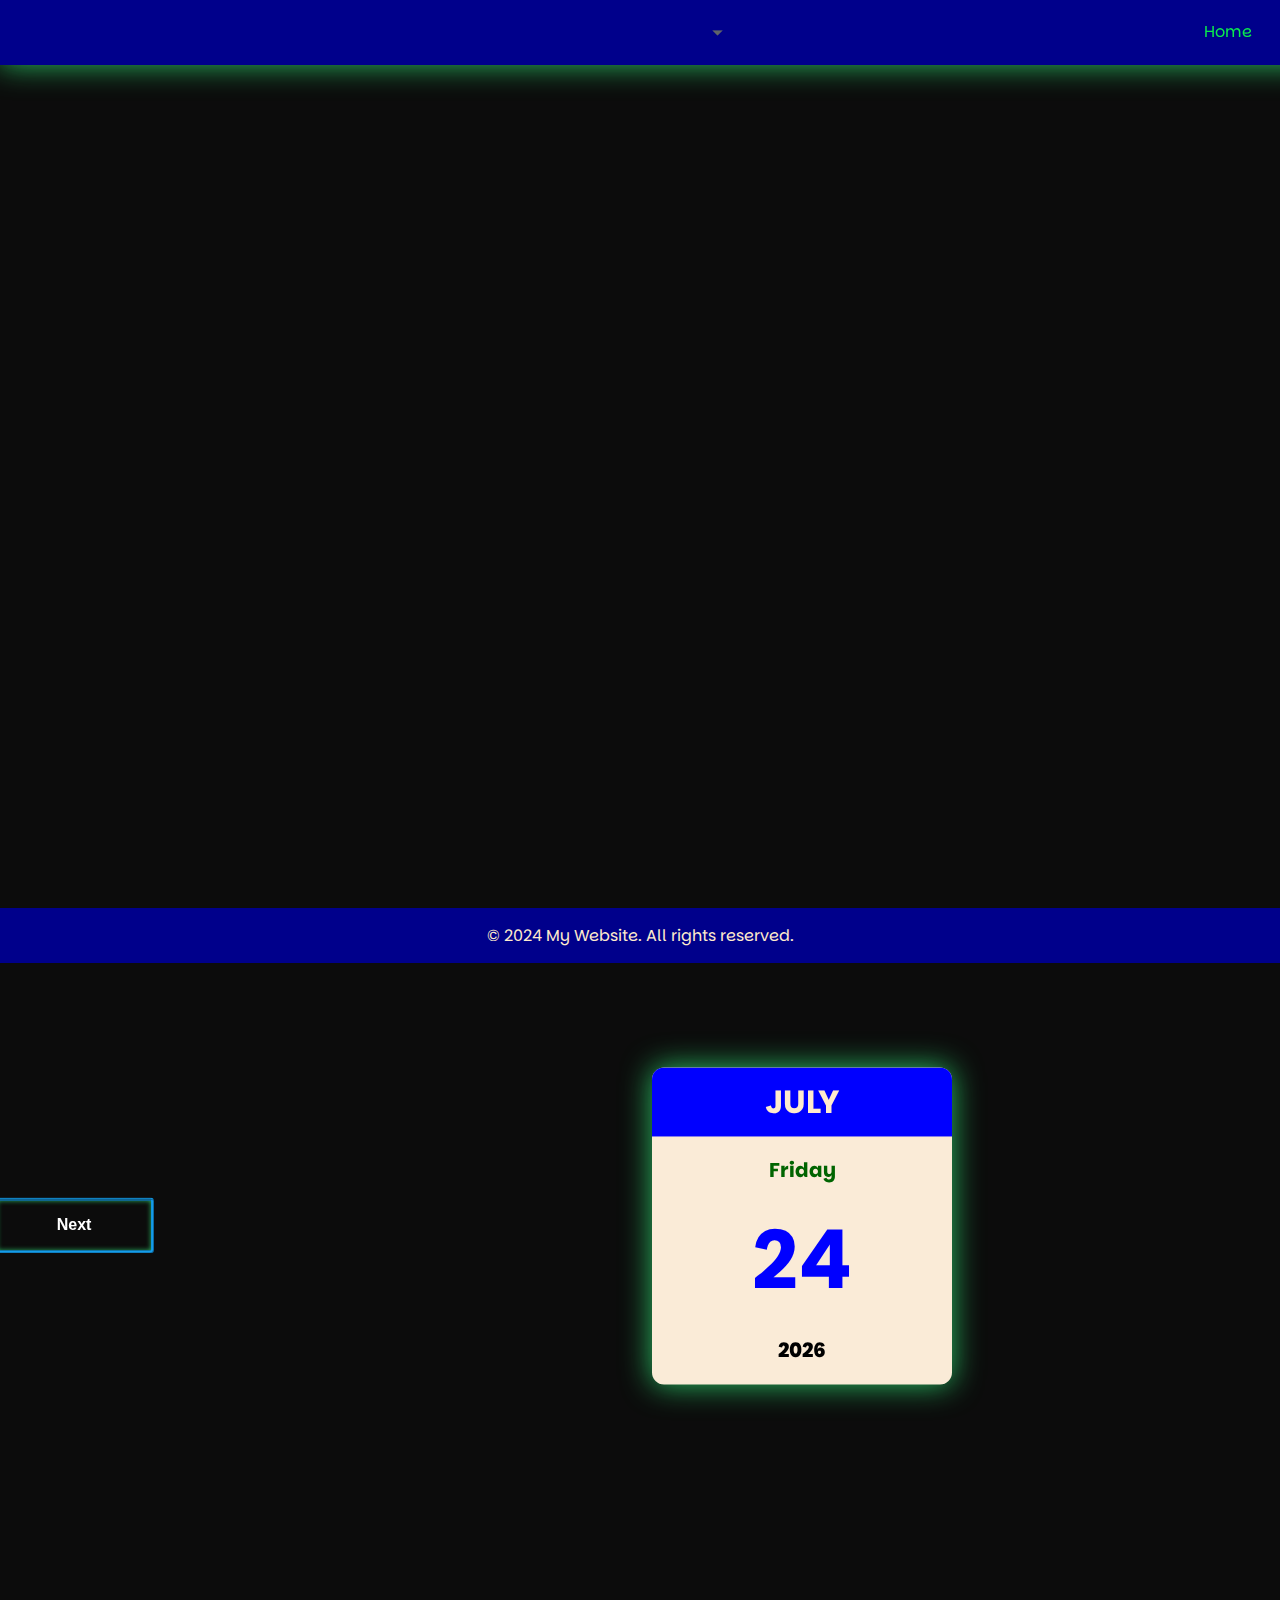
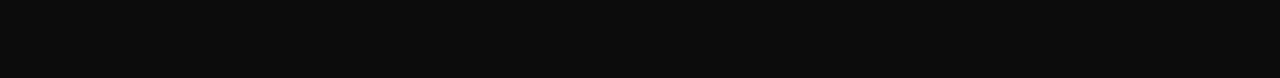
<file: javaScriptProjects/miniProjects/Calender/index.html>
<!DOCTYPE html>
<html lang="en">
  <head>
    <meta charset="UTF-8" />
    <meta name="viewport" content="width=device-width, initial-scale=1.0" />
    <title>Calender</title>
    <link rel="preconnect" href="https://fonts.googleapis.com" />
    <link rel="preconnect" href="https://fonts.gstatic.com" crossorigin />
    <link
      href="https://fonts.googleapis.com/css2?family=Parkinsans:wght@300..800&family=Poppins:ital,wght@0,100;0,200;0,300;0,400;0,500;0,600;0,700;0,800;0,900;1,100;1,200;1,300;1,400;1,500;1,600;1,700;1,800;1,900&display=swap"
      rel="stylesheet"
    />
    <link rel="stylesheet" href="index.css" />
  </head>
  <body>
    <script src="https://cdn.jsdelivr.net/npm/gsap@3.12.5/dist/gsap.min.js"></script>
    <header>
      <img
        class="img"
        src="images/arrow_drop_down_24dp_5F6368_FILL0_wght400_GRAD0_opsz24.png"
      />
      <div class="menu-bar">
        <ul>
          <li><a href="#">Home</a></li>
          <li>
            <a href="#">About</a>
            <div class="sub-menu1">
              <ul>
                <li><a href="#">Mission </a></li>
                <li><a href="#">Vision </a></li>
                <li><a href="#">Team </a></li>
              </ul>
            </div>
          </li>
          <li><a href="#">Contact</a></li>
          <li><a href="#">Services</a></li>
          <li><a href="login.html">Login</a></li>
        </ul>
      </div>
    </header>
    <section>
      <div>
        <button onclick="previousMonth()">Previous</button>
        <button onclick="nextMonth()">Next</button>
      </div>
      <div class="calender-container">
        <p class="month-name" id="month-name">July</p>
        <p class="day-name" id="day-name">Friday</p>
        <p class="day-number" id="day-number">13</p>
        <p class="year" id="year">2024</p>
      </div>
      <script src="scripts.js"></script>
    </section>
    <footer>
      <p>&copy; 2024 My Website. All rights reserved.</p>
    </footer>
    <script src="animation.js"></script>
  </body>
</html>
</file>
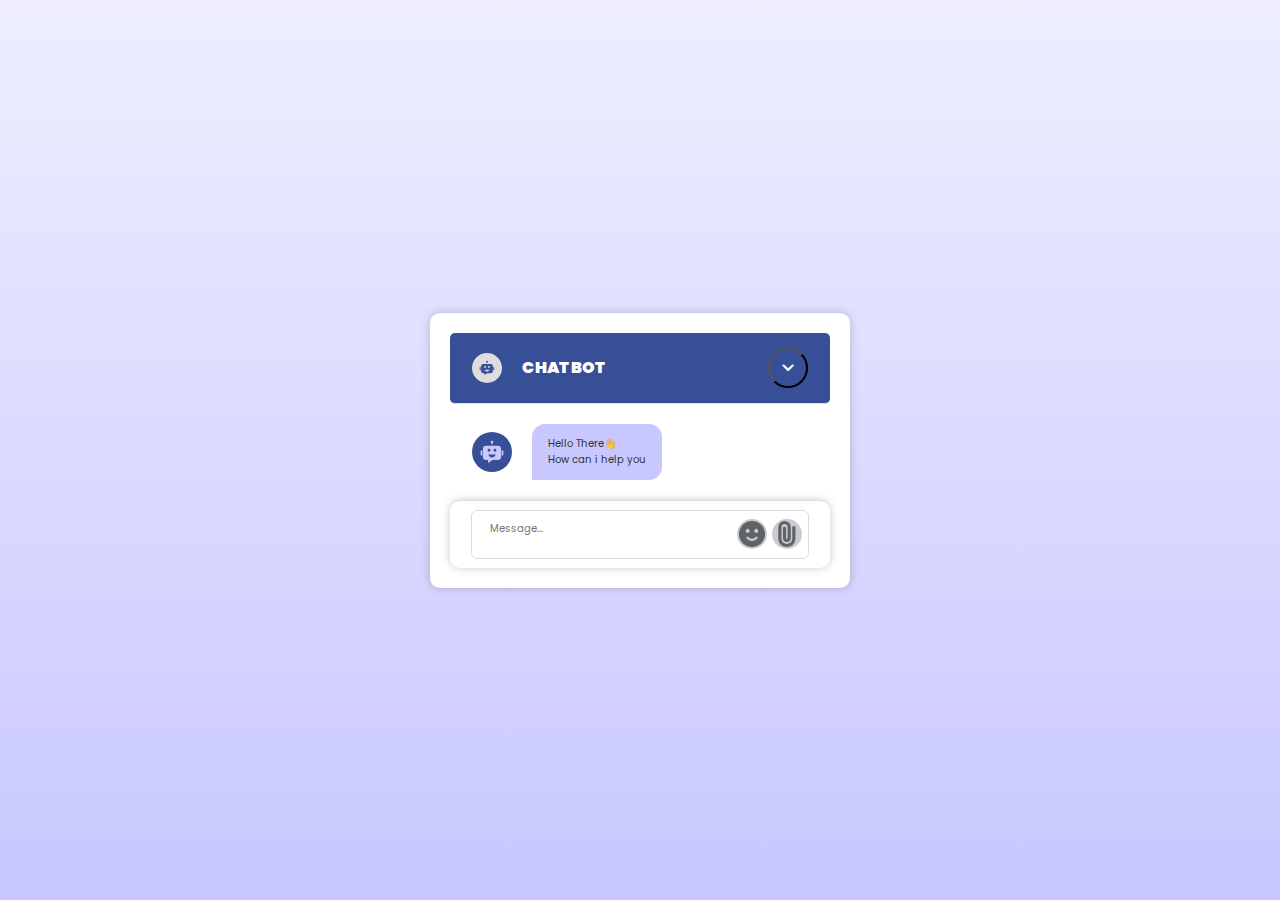
<file: javaScriptProjects/miniProjects/chatbot/index.html>
<!DOCTYPE html>
<html lang="en">
  <head>
    <meta charset="UTF-8" />
    <meta name="viewport" content="width=device-width, initial-scale=1.0" />
    <link rel="stylesheet" href="https://fonts.googleapis.com/css2?family=Material+Symbols+Rounded:opsz,wght,FILL,GRAD@20..48,100..700,0..1,-50..200&icon_names=keyboard_arrow_down" />
    <link rel="stylesheet" href="https://fonts.googleapis.com/css2?family=Material+Symbols+Rounded:opsz,wght,FILL,GRAD@24,600,1,0&icon_names=sentiment_satisfied" />
    
    <link rel="stylesheet" href="index.css" />
    <title>Document</title>
  </head>
  <body>
    <div class="chatbot-popup">
         <!-- /Chatbot header -->
      <div class="chat-header">
        <div class="header-info">
            <svg class="logo" xmlns="http://www.w3.org/2000/svg" width="50" height="50" viewBox="0 0 1024 1024">
                <path d="M738.3 287.6H285.7c-59 0-106.8 47.8-106.8 106.8v303.1c0 59 47.8 106.8 106.8 106.8h81.5v111.1c0 .7.8 1.1 1.4.7l166.9-110.6 41.8-.8h117.4l43.6-.4c59 0 106.8-47.8 106.8-106.8V394.5c0-59-47.8-106.9-106.8-106.9zM351.7 448.2c0-29.5 23.9-53.5 53.5-53.5s53.5 23.9 53.5 53.5-23.9 53.5-53.5 53.5-53.5-23.9-53.5-53.5zm157.9 267.1c-67.8 0-123.8-47.5-132.3-109h264.6c-8.6 61.5-64.5 109-132.3 109zm110-213.7c-29.5 0-53.5-23.9-53.5-53.5s23.9-53.5 53.5-53.5 53.5 23.9 53.5 53.5-23.9 53.5-53.5 53.5zM867.2 644.5V453.1h26.5c19.4 0 35.1 15.7 35.1 35.1v121.1c0 19.4-15.7 35.1-35.1 35.1h-26.5zM95.2 609.4V488.2c0-19.4 15.7-35.1 35.1-35.1h26.5v191.3h-26.5c-19.4 0-35.1-15.7-35.1-35.1zM561.5 149.6c0 23.4-15.6 43.3-36.9 49.7v44.9h-30v-44.9c-21.4-6.5-36.9-26.3-36.9-49.7 0-28.6 23.3-51.9 51.9-51.9s51.9 23.3 51.9 51.9z"></path>
            </svg>
          <h2 class="logo-text">CHATBOT</h2>
        </div>
      <button class="material-symbols-rounded" id="close-chatbot">keyboard_arrow_down</button>
      </div>
      <!-- /Chatbot body -->
        <div class="chat-body">
          <div class=" message bot-message">
            <svg class="avatar" xmlns="http://www.w3.org/2000/svg" width="50" height="50" viewBox="0 0 1024 1024">
                <path d="M738.3 287.6H285.7c-59 0-106.8 47.8-106.8 106.8v303.1c0 59 47.8 106.8 106.8 106.8h81.5v111.1c0 .7.8 1.1 1.4.7l166.9-110.6 41.8-.8h117.4l43.6-.4c59 0 106.8-47.8 106.8-106.8V394.5c0-59-47.8-106.9-106.8-106.9zM351.7 448.2c0-29.5 23.9-53.5 53.5-53.5s53.5 23.9 53.5 53.5-23.9 53.5-53.5 53.5-53.5-23.9-53.5-53.5zm157.9 267.1c-67.8 0-123.8-47.5-132.3-109h264.6c-8.6 61.5-64.5 109-132.3 109zm110-213.7c-29.5 0-53.5-23.9-53.5-53.5s23.9-53.5 53.5-53.5 53.5 23.9 53.5 53.5-23.9 53.5-53.5 53.5zM867.2 644.5V453.1h26.5c19.4 0 35.1 15.7 35.1 35.1v121.1c0 19.4-15.7 35.1-35.1 35.1h-26.5zM95.2 609.4V488.2c0-19.4 15.7-35.1 35.1-35.1h26.5v191.3h-26.5c-19.4 0-35.1-15.7-35.1-35.1zM561.5 149.6c0 23.4-15.6 43.3-36.9 49.7v44.9h-30v-44.9c-21.4-6.5-36.9-26.3-36.9-49.7 0-28.6 23.3-51.9 51.9-51.9s51.9 23.3 51.9 51.9z"></path>
            </svg>
            <div class="message-text">
              Hello There👋 <br />
              How can i help you
            </div>
          </div>
         
        </div>
         <!-- /Chatbot footer -->
        <div class="chat-footer">
            <form action="#" class="chat-form">
                <textarea  placeholder="Message..." class="message-input" required></textarea>
                <div class="chat-controls">

               
                <button> <img src="images/sentiment_satisfied_24dp_5F6368_FILL1_wght600_GRAD0_opsz24.svg"/></button>
                <button> <img src="images/attach_file_24dp_5F6368_FILL1_wght600_GRAD0_opsz24.svg"/></button>
                <button type="submit" id="send-message"> <img src="images/send_24dp_FFFFFF_FILL0_wght400_GRAD0_opsz24.svg"/></button>
            </div>
            </form>
        </div>
      </div>
    </div>

    <script src="index.js"></script>
  </body>
</html>
</file>
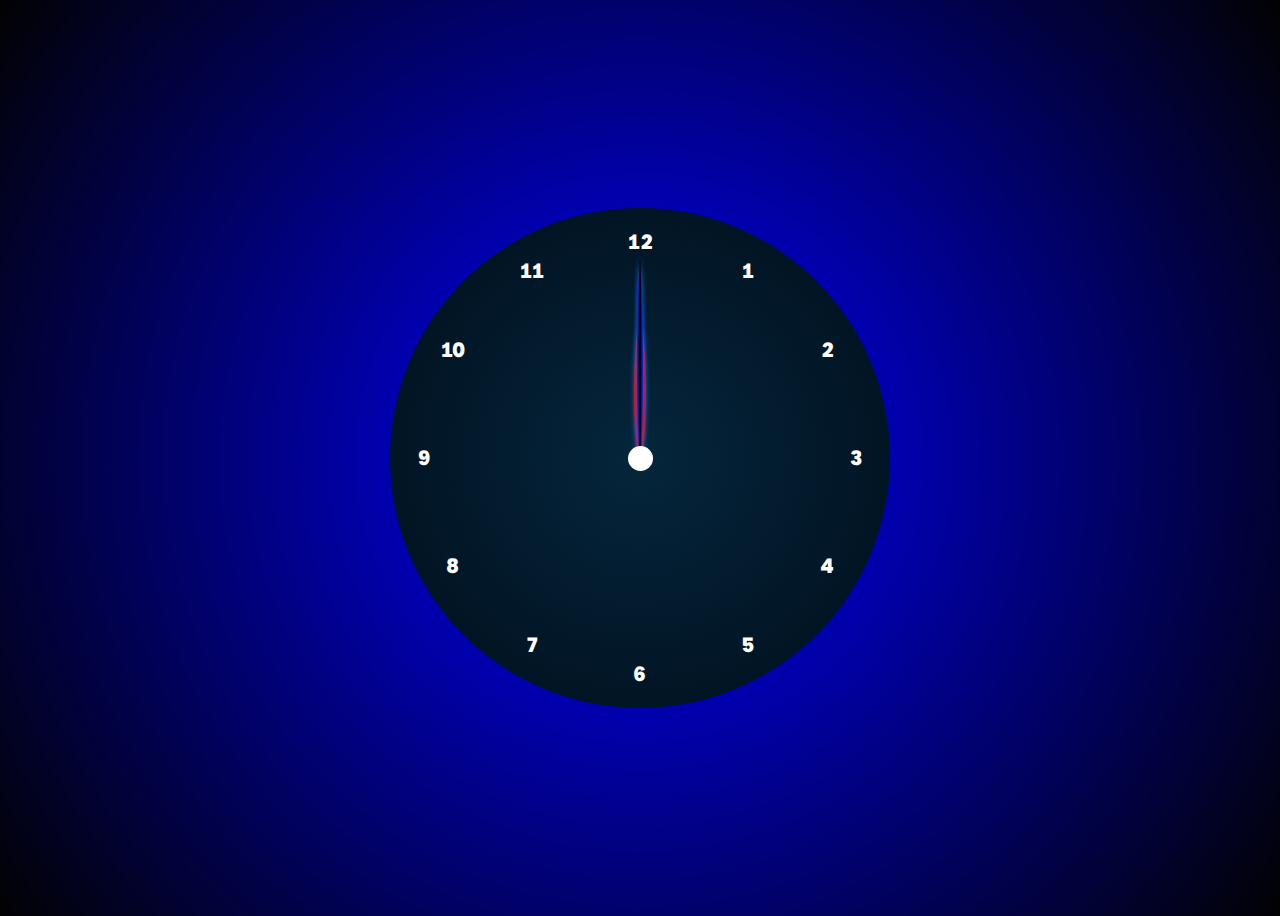
<file: javaScriptProjects/miniProjects/digital clock/index.html>
<!DOCTYPE html>
<html lang="en">
  <head>
    <meta charset="UTF-8" />
    <meta name="viewport" content="width=device-width, initial-scale=1.0" />
    <link rel="preconnect" href="https://fonts.googleapis.com" />
    <link rel="preconnect" href="https://fonts.gstatic.com" crossorigin />
    <link
      href="https://fonts.googleapis.com/css2?family=Parkinsans:wght@300..800&family=Poppins:ital,wght@0,100;0,200;0,300;0,400;0,500;0,600;0,700;0,800;0,900;1,100;1,200;1,300;1,400;1,500;1,600;1,700;1,800;1,900&display=swap"
      rel="stylesheet"
    />
    <link rel="stylesheet" href="index.css" />
    <title>digital clock</title>
  </head>
  <body>
    <div class="clock">
      <div class="number" style="--n: 1"><b>1</b></div>
      <div class="number" style="--n: 2"><b>2</b></div>
      <div class="number" style="--n: 3"><b>3</b></div>
      <div class="number" style="--n: 4"><b>4</b></div>
      <div class="number" style="--n: 5"><b>5</b></div>
      <div class="number" style="--n: 6"><b>6</b></div>
      <div class="number" style="--n: 7"><b>7</b></div>
      <div class="number" style="--n: 8"><b>8</b></div>
      <div class="number" style="--n: 9"><b>9</b></div>
      <div class="number" style="--n: 10"><b>10</b></div>
      <div class="number" style="--n: 11"><b>11</b></div>
      <div class="number" style="--n: 12"><b>12</b></div>
      <div class="hour-hand" id="hour-hand"></div>
      <div class="minute-hand" id="minute-hand"></div>
      <div class="second-hand" id="second-hand"></div>
      <div class="center-dot" id="center-dot"></div>
    </div>
    <!-- <a href="index1.html">hello</a> -->
    <script src="index.js"></script>
  </body>
</html>
</file>
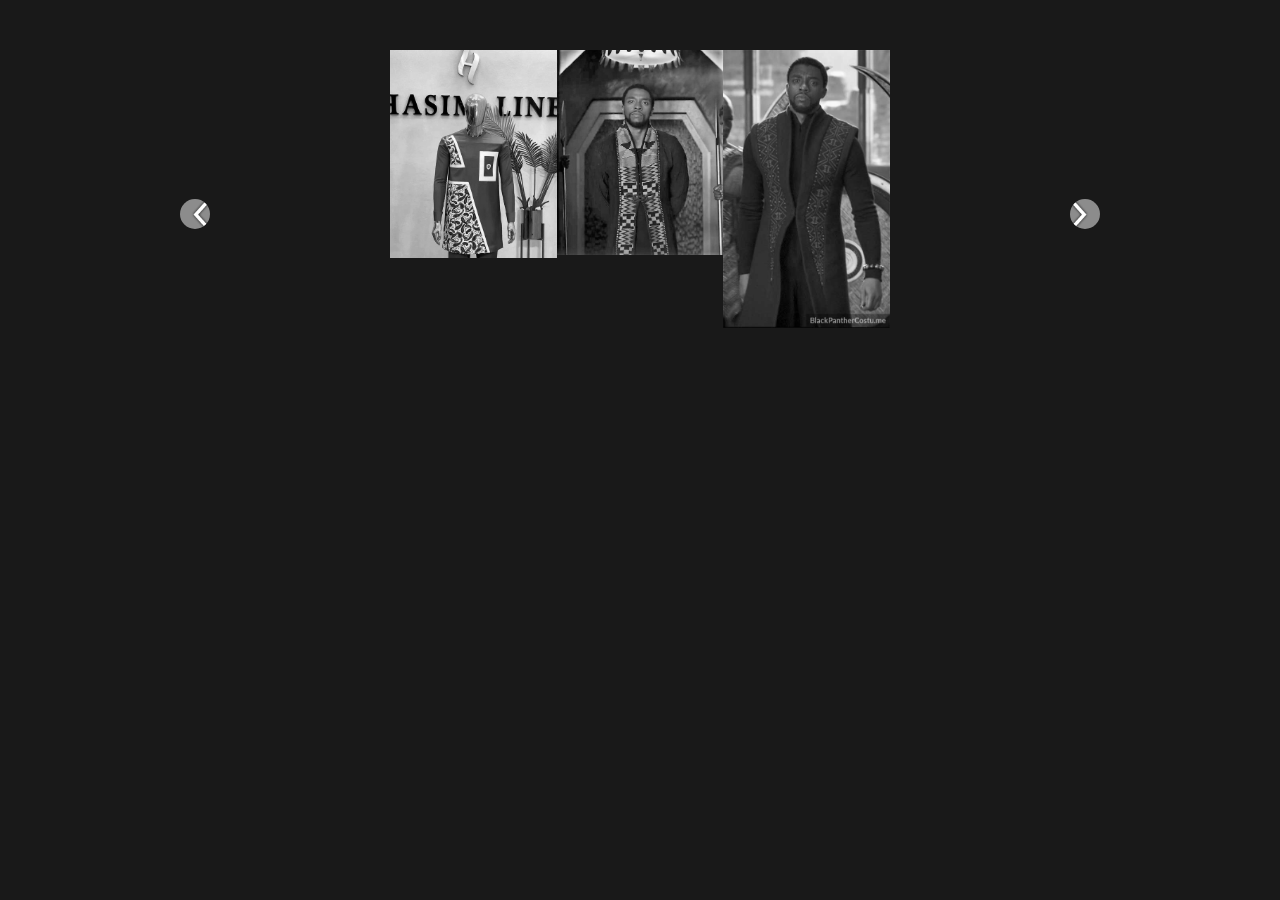
<file: javaScriptProjects/miniProjects/gallery/index.html>
<!DOCTYPE html>
<html lang="en">
  <head>
    <meta charset="UTF-8" />
    <meta name="viewport" content="width=device-width, initial-scale=1.0" />
    <link rel="stylesheet" href="index.css" />
    <title>Document</title>
  </head>
  <body>
    <div class="gallery-wrap">
      <img src="images/prev.png" id="next" />
    </div>
    <div class="gallery">
      <div>
        <span
          ><img
            class="img"
            src="images/WhatsApp Image 2024-12-14 at 08.19.09_00ded644.jpg"
        /></span>
        <span
          ><img src="images/WhatsApp Image 2024-12-14 at 08.19.09_8d2e727f.jpg"
        /></span>
        <span
          ><img src="images/WhatsApp Image 2024-12-14 at 08.19.09_3915d892.jpg"
        /></span>
      </div>
      <div>
        <span
          ><img src="images/WhatsApp Image 2024-12-14 at 08.19.09_add87b59.jpg"
        /></span>
        <span
          ><img src="images/WhatsApp Image 2024-12-14 at 08.19.09_add87b59.jpg"
        /></span>
        <span
          ><img src="images/WhatsApp Image 2024-12-14 at 08.19.09_8d2e727f.jpg"
        /></span>
      </div>
      <div>
        <span
          ><img src="images/WhatsApp Image 2024-12-14 at 08.19.09_add87b59.jpg"
        /></span>
        <span
          ><img src="images/WhatsApp Image 2024-12-14 at 08.19.09_add87b59.jpg"
        /></span>
        <span
          ><img src="images/WhatsApp Image 2024-12-14 at 08.19.09_8d2e727f.jpg"
        /></span>
      </div>
      <div>
        <span
          ><img src="images/WhatsApp Image 2024-12-14 at 08.19.09_add87b59.jpg"
        /></span>
        <span
          ><img src="images/WhatsApp Image 2024-12-14 at 08.19.09_add87b59.jpg"
        /></span>
        <span
          ><img src="images/WhatsApp Image 2024-12-14 at 08.19.09_8d2e727f.jpg"
        /></span>
      </div>
    </div>
    <div class="gallery-wrap">
      <img src="images/next.png" id="back" />
    </div>
    <script>
      let scrollContainer = document.querySelector(".gallery");
      let back = document.getElementById("back");
      let next = document.getElementById("next");

      scrollContainer.addEventListener("wheel", (evt) => {
        evt.preventDefault();
        scrollContainer.scrollLeft += evt.deltaY;
        scrollContainer.style.scrollBehavior = "auto";
      });
      back.addEventListener("click", () => {
        scrollContainer.style.scrollBehavior = "smooth";
        scrollContainer.scrollLeft += 900;
      });
      next.addEventListener("click", () => {
        scrollContainer.style.scrollBehavior = "smooth";
        scrollContainer.scrollLeft -= 900;
      });
    </script>
  </body>
</html>
</file>
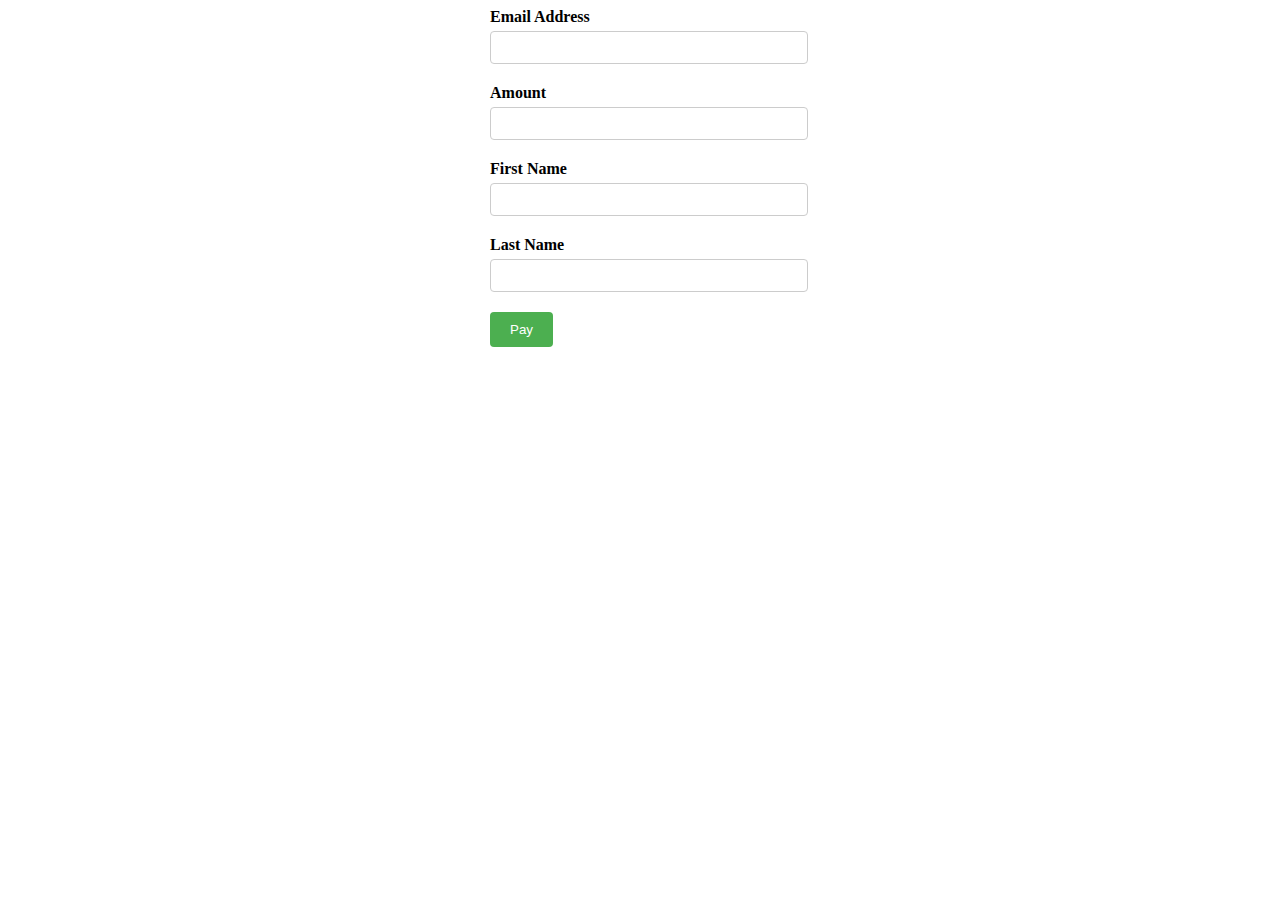
<file: javaScriptProjects/miniProjects/paymentCard/index.html>
<!DOCTYPE html>
<html lang="en">
  <head>
    <meta charset="UTF-8" />
    <meta http-equiv="X-UA-Compatible" content="IE=edge" />
    <meta name="viewport" content="width=device-width, initial-scale=1.0" />
    <link rel="stylesheet" href="index.css" />
    <title>Document</title>
  </head>
  <body>
    <form id="paymentForm">
      <div class="form-group">
        <label for="email">Email Address</label>
        <input type="email" id="email-address" required />
      </div>
      <div class="form-group">
        <label for="amount">Amount</label>
        <input type="tel" id="amount" required />
      </div>
      <div class="form-group">
        <label for="first-name">First Name</label>
        <input type="text" id="first-name" />
      </div>
      <div class="form-group">
        <label for="last-name">Last Name</label>
        <input type="text" id="last-name" />
      </div>
      <div class="form-submit">
        <button type="submit" onclick="payWithPaystack()">Pay</button>
      </div>
    </form>

    <script src="https://js.paystack.co/v1/inline.js"></script>
    <script src="insex.js"></script>
    <!-- <script src="js/payment.js"></script> -->
  </body>
</html>
</file>
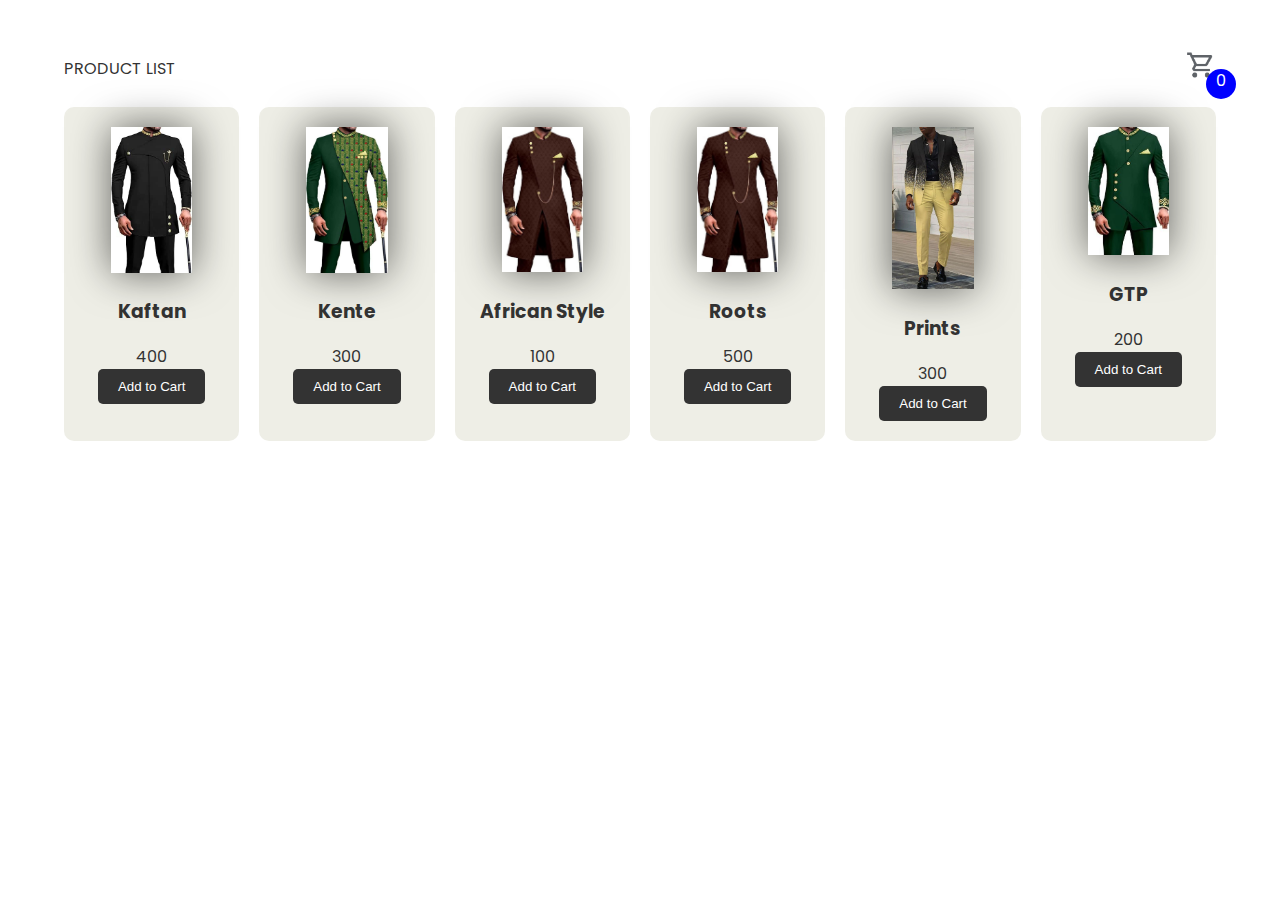
<file: javaScriptProjects/miniProjects/shoppingCart/index.html>
<!DOCTYPE html>
<html lang="en">
  <head>
    <meta charset="UTF-8" />
    <meta name="viewport" content="width=device-width, initial-scale=1.0" />
    <link rel="stylesheet" href="index.css" />
    <title>Document</title>
  </head>
  <body class="">
    <div class="container">
      <header>
        <div class="title">PRODUCT LIST</div>
        <div class="icon-cart">
          <img src="images/shoppingcart.png" />
          <span>0</span>
        </div>
      </header>
      <div class="listProduct">
        <div class="item">
          <img src="images/img (2).jpg" />

          <h3>Product 1</h3>

          <span class="price">$100.00</span> <br />
          <button class="addcart">Add to Cart</button>
        </div>
      </div>
      <div class="cartTab">
        <h3>SHOPPING CART</h3>
        <div class="listCart">
          <div class="item">
            <div class="image">
              <img src="images/img (1).jpg" />
            </div>
            <div class="name">NAME</div>
            <div class="totalPrice">200</div>
            <div class="quantity">
              <span class="minus"><</span>
              <span> 1</span>
              <span class="plus">></span>
            </div>
          </div>
        </div>
        <div class="btn">
          <button class="close">Close</button>
          <button class="checout">Checkout</button>
        </div>
      </div>
    </div>
    <script src="index.js"></script>
  </body>
</html>
</file>
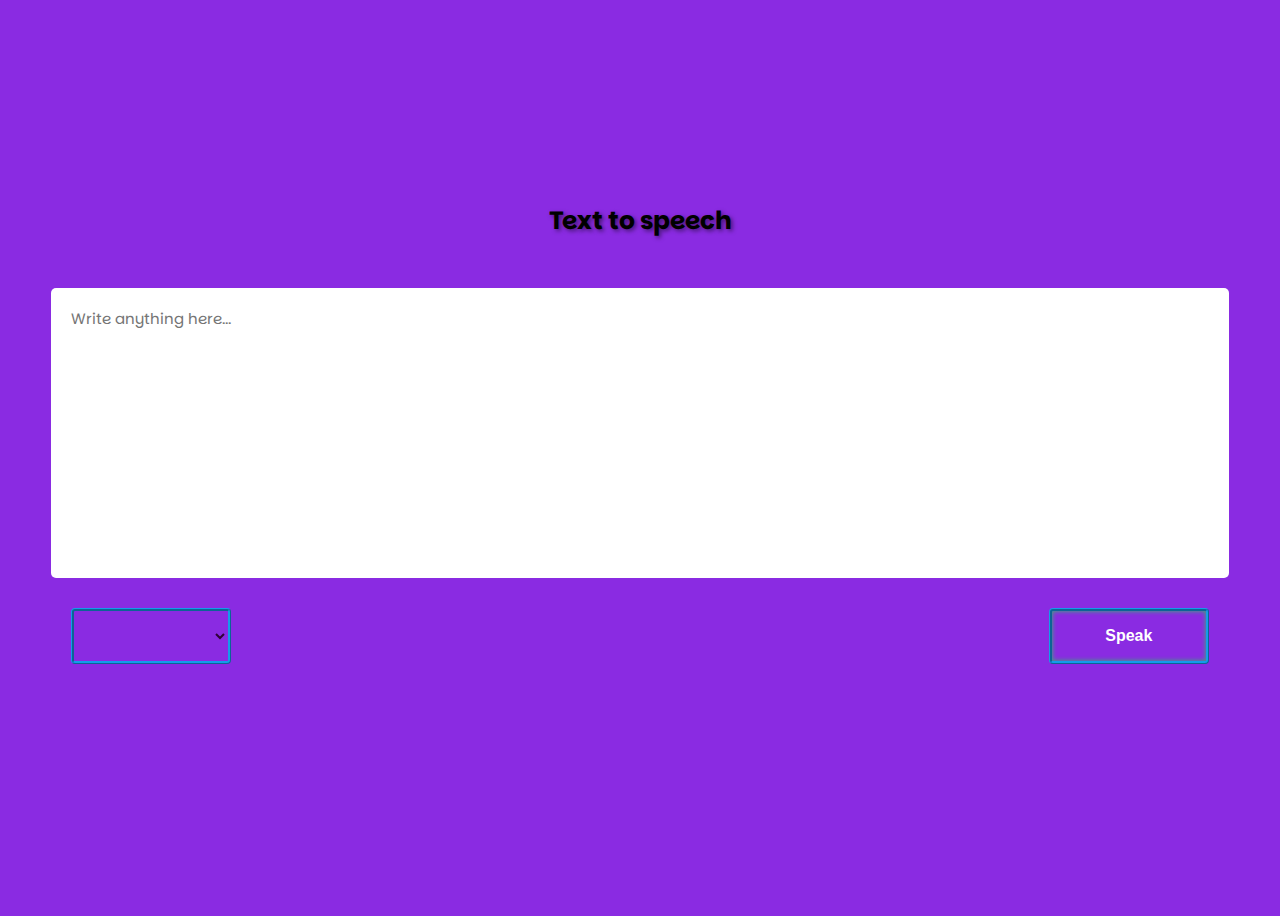
<file: javaScriptProjects/miniProjects/Text to speech converter/index.html>
<!DOCTYPE html>
<html lang="en">
  <head>
    <meta charset="UTF-8" />
    <meta name="viewport" content="width=device-width, initial-scale=1.0" />
    <title>Text to speech</title>
    <link rel="preconnect" href="https://fonts.googleapis.com" />
    <link rel="preconnect" href="https://fonts.gstatic.com" crossorigin />
    <link
      href="https://fonts.googleapis.com/css2?family=Parkinsans:wght@300..800&family=Poppins:ital,wght@0,100;0,200;0,300;0,400;0,500;0,600;0,700;0,800;0,900;1,100;1,200;1,300;1,400;1,500;1,600;1,700;1,800;1,900&display=swap"
      rel="stylesheet"
    />
    <link rel="stylesheet" href="index.css" />
  </head>
  <body>
    <div class="hero">
      <h1>Text to speech</h1>
      <textarea placeholder="Write anything here... "></textarea>
      <div class="row">
        <select>
          <!-- <option value="en-US">English (US)</option>
          <option value="en-GB">English (UK)</option>
          <option value="es-ES">Spanish (Spain)</option>
          <option value="fr-FR">French (France)</option>
          <option value="it-IT">Italian (Italy)</option>
          <option value="de-DE">German (Germany)</option>
          <option value="ja-JP">Japanese (Japan)</option>
          <option value="zh-CN">Chinese (Simplified)</option>
          <option value="zh-TW">Chinese (Traditional)</option> -->
        </select>
        <button>Speak</button>
      </div>
    </div>
    <script src="scripts.js"></script>
  </body>
</html>
</file>
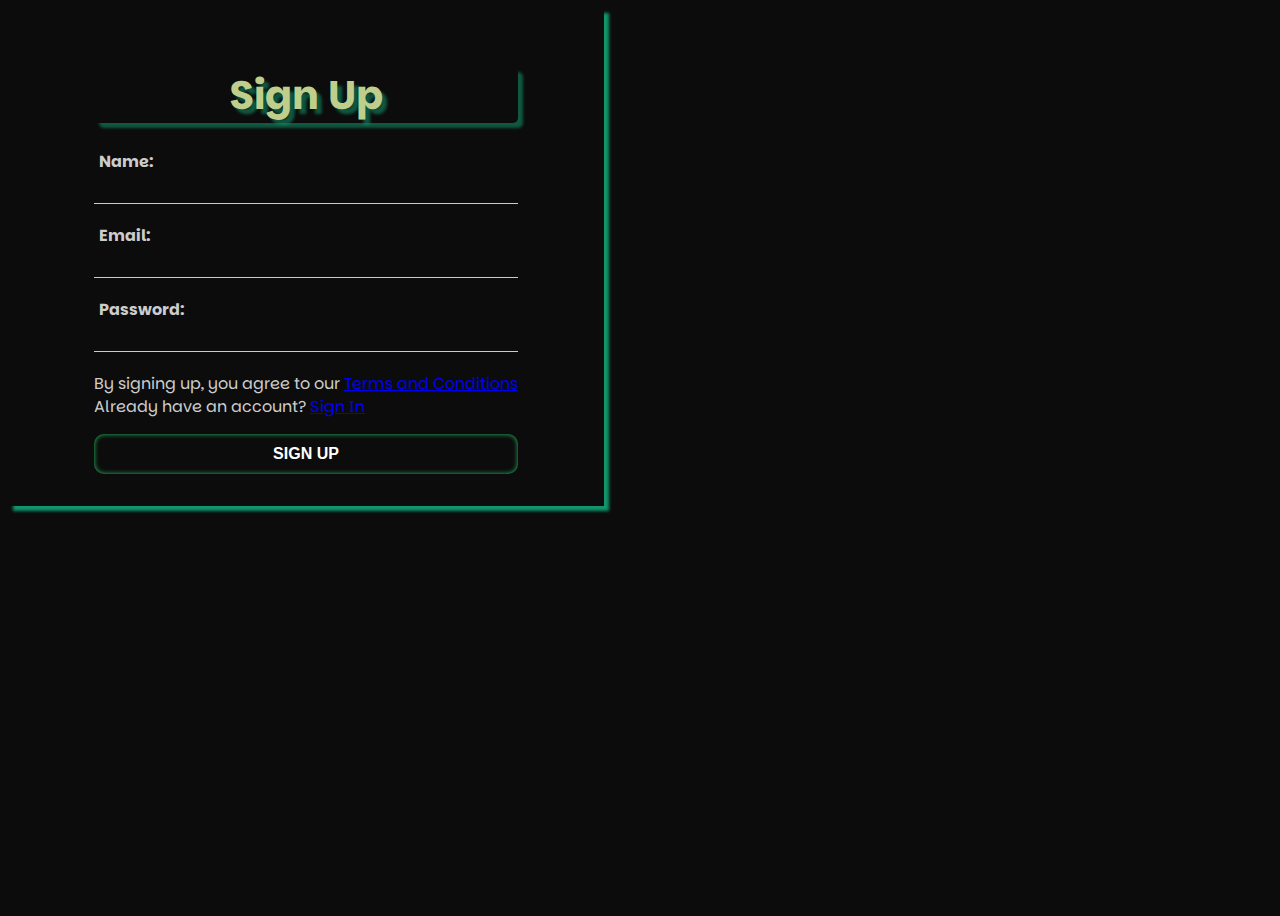
<file: javaScriptProjects/miniProjects/Calender/login.html>
<!DOCTYPE html>
<html lang="en">
  <head>
    <meta charset="UTF-8" />
    <meta name="viewport" content="width=device-width, initial-scale=1.0" />
    <title>Login</title>
    <link rel="stylesheet" href="index.css" />
    <link rel="preconnect" href="https://fonts.googleapis.com" />
    <link rel="preconnect" href="https://fonts.gstatic.com" crossorigin />
    <link
      href="https://fonts.googleapis.com/css2?family=Parkinsans:wght@300..800&family=Poppins:ital,wght@0,100;0,200;0,300;0,400;0,500;0,600;0,700;0,800;0,900;1,100;1,200;1,300;1,400;1,500;1,600;1,700;1,800;1,900&display=swap"
      rel="stylesheet"
    />
  </head>
  <body>
    <script src="scripts.js"></script>
    <login>
      <form>
        <h1 clas="sign-up">Sign Up</h1>
        <div class="inputbox">
          <ion-icon name="person-outline"></ion-icon>
          <label for="name">Name:</label>
          <input type="text" id="name" name="name" required />
        </div>
        <div class="inputbox">
          <ion-icon name="mail-outline"></ion-icon>
          <label for="name">Email:</label>
          <input type="email" id="name" name="email" required />
        </div>
        <div class="inputbox">
          <ion-icon name="lock-closed-outline"></ion-icon>
          <label for="name">Password:</label>
          <input type="password" id="password" name="password" required />
         
        </div>
        
        <div>
            <p id="message"> <span id="strength"></span> </p>
            <p>
              By signing up, you agree to our <a href="#" class="link">Terms and Conditions</a><br />
              Already have an account? <a href="#" class="link">Sign In</a>
            <div>
          <button class="button" type="submit">SIGN UP</button>
        </div>
      </form>
    </login>
    <script>
        var pass = document.getElementById("password");
var msg = document.getElementById("message");
var str = document.getElementById("strength");

pass.addEventListener("input", () => {
  if (pass.value.length > 0) {
    msg.style.display = "block";
  }
  else{
    msg.style.display = "none";
  }
  if (pass.value.length < 4) {
  str.innerHTML = "Password strength is 😴😣🥱🤐";
  pass.style.borderColor="#ff5925";
  msg.style.color = "red";
  msg.style.fontFamily =  "Parkinsans", serif;
  }
  else if (pass.value.length >= 4 && pass.value.length < 8) {
    str.innerHTML = "Password strength is 👍";
    pass.style.borderColor="#f4c23f";
    msg.style.color = "orange";
  }
  else if (pass.value.length >= 8) {
    str.innerHTML = " Password strength is 💪";
    pass.style.borderColor="#2ecc71";
    msg.style.color = "green";
  }
});

    </script>
    <script src="animation.js"></script>
  </body>
</html>
</file>
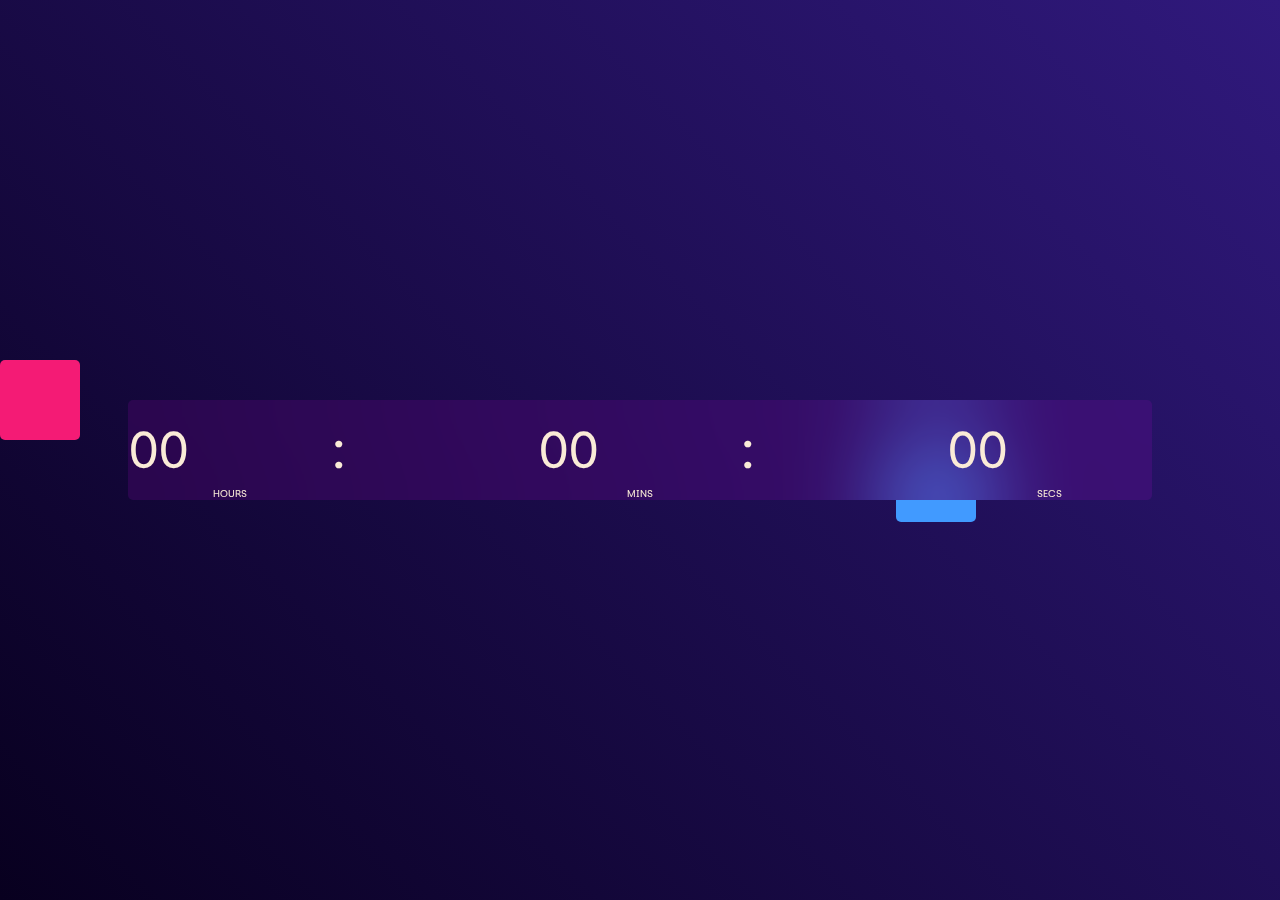
<file: javaScriptProjects/miniProjects/digital clock/index1.html>
<!DOCTYPE html>
<html lang="en">
  <head>
    <meta charset="UTF-8" />
    <meta name="viewport" content="width=device-width, initial-scale=1.0" />
    <link rel="stylesheet" href="index1.css" />
    <link rel="preconnect" href="https://fonts.googleapis.com" />
    <link rel="preconnect" href="https://fonts.gstatic.com" crossorigin />
    <link
      href="https://fonts.googleapis.com/css2?family=Parkinsans:wght@300..800&family=Poppins:ital,wght@0,100;0,200;0,300;0,400;0,500;0,600;0,700;0,800;0,900;1,100;1,200;1,300;1,400;1,500;1,600;1,700;1,800;1,900&display=swap"
      rel="stylesheet"
    />
    <title>Digital Clock</title>
  </head>
  <body>
    <div class="hero">
      <div class="container"></div>
      <div class="clock">
        <span id="hrs"> 00</span>
        <span> :</span>
        <span id="min"> 00</span>
        <span> :</span>
        <span id="sec"> 00</span>
      </div>
    </div>
    <script src="index1.js"></script>
  </body>
</html>
</file>
<file: javaScriptProjects/miniProjects/Calender/index.css>
body {
  height: 100vh;
  background-color: rgba(0, 0, 0, 0.952);
  font-family: "Parkinsans", serif;
  
}
section {
  margin: 0;
  display: flex;
  justify-content: center;
  height: 100vh;
  align-items: center;
}
.calender-container {
  background-color: antiquewhite;
  text-align: center;
  width: 300px;
  border-radius: 12px;
  box-shadow: 0px 0px 30px rgba(42, 192, 100, 3);
  overflow: hidden;
  font-weight: bold;
  font-size: 20px;
}

.month-name {
  margin: 0;
  background-color: blue;
  color: blanchedalmond;
  padding: 12px;
  font-size: 32px;
  text-transform: uppercase;
}
.day-name {
  font-size: 20px;
  color: darkgreen;
}
.day-number {
  font-size: 80px;
  margin: 0;
  color: blue;
}
.year {
  margin: 20px 0;
  font-size: 20px;
  font-weight: 900;
}
header {
  background-color: darkblue;
  color: blanchedalmond;
  padding: 20px;
  width: 100%;
  position: fixed;
  top: 0;
  left: 0;
  z-index: 1;
  transition: background-color 0.3s;
  box-shadow: 0px 0px 30px rgba(42, 192, 100, 3);
  display: flex;
  justify-content: end;
}

.menu-bar ul {
  list-style: none;
  margin: 0;
  padding: 0;
  display: inline-flex;
  color: aliceblue;
}
.menu-bar ul li a {
  width: 150px;
  margin: 15px;
  padding: 15px;
  text-decoration: none;
  color: rgb(10, 234, 77);
}
.active,
.menu-bar ul li a:hover {
  background-color: rgb(0, 139, 69);
  color: blanchedalmond;
  border-radius: 4px;
  box-shadow: inset 0px 0px 5px rgba(42, 192, 100, 3);
}
.active,
.sub-menu1 ul li a:hover {
  background-color: rgb(163, 51, 155);

  color: blanchedalmond;
  border-radius: 4px;
}
.sub-menu1 {
  display: none;
}
.sub-menu1 ul {
  list-style: none;
  margin: 0;
  padding: 0;
  display: flex;
  flex-direction: column;
  justify-content: space-around;
  align-items: center;
  gap: 20px;
  position: absolute;
  left: 0;
  transition: all 0.5s ease;
}
.sub-menu1 ul li {
  border-bottom: 1.5px solid #e44343;
}
.menu-bar ul li:hover .sub-menu1 {
  display: flex;
  flex-direction: column;
  position: absolute;
  background-color: aqua;
  margin-top: 20px;
  width: 50%;
  transform: scale(1.1, 1.1);
}

footer {
  background-color: darkblue;
  color: blanchedalmond;
  width: 100%;
  left: 0;
  right: 0;
  position: absolute;
  justify-content: center;
  text-align: center;
}
button {
  width: 10em;
  height: 3.5em;
  border: 3px ridge #149cea;
  outline: none;
  background-color: transparent;
  color: white;
  transition: 1s;
  border-radius: 4px;
  font-size: 16px;
  font-weight: bold;
  cursor: pointer;

  box-shadow: inset 0px 0px 5px rgba(42, 192, 100, 3);
}

button::after {
  transition: 4s;
  transform-origin: center;
}

button::before {
  transform-origin: center;
  transition: 5s;
}

button:hover::before,
button:hover::after {
  transform: scale(50%);
}

button:hover {
  box-shadow: inset 40px 60px 25px #1479ea;
}
.img {
  width: 25px;
  height: 25px;
  object-fit: cover;
}
login {
  max-width: 500px;
  background-color: transparent;
  /* border: 2px solid #f1f1f1; */
  box-shadow: 5px 5px 3px rgba(19, 164, 118, 0.9);
  display: flex;
  justify-content: center;
  align-items: center;
  padding: 2rem 3rem;
  transition: all 0.5s ease-in-out;
  color: #ccc;
}
login h1 {
  font-size: 2.5em;
  text-align: center;
  color: rgb(191, 207, 139);
  box-shadow: 5px 5px 3px rgba(19, 164, 118, 0.5);
  transition: all 0.5s ease-in-out;
  border-radius: 5px;
  text-shadow: 5px 5px 3px rgba(19, 164, 118, 0.5);
}
login h1:hover {
  box-shadow: inset 2px 2px 2px 2px #068e23e0;
  transition: all 0.5s ease-in-out;
  border-radius: 4px;
}
.inputbox {
  max-width: 500px;
  position: relative;
  margin: 20px 0;
  font-weight: bolder;
  border: none;
  border-bottom: 1px solid #ccc;
  transition: all 0.9s ease-in-out;
}
.inputbox:hover {
  box-shadow: inset 2px 2px 2px 2px #66a211;
  transition: 0.0001s ease-in-out;
  border-radius: 4px;
}
.inputbox input {
  width: 100%;
  height: 30px;
  background-color: transparent;
  border: none;
  outline: none;
  font-size: 1rem;
  padding: 0 35px 0 5px;
  color: rgb(72, 148, 215);
}

.inputbox label {
  position: relative;
  top: 50%;
  left: 5px;
  font-size: 1rem;
  transform: translateY(-50%);
  transition: all 0.9s ease-in-out;
  font-size: 16px;
  font-family: "Parkinsans", serif;
}
input:focus ~ label,
input:valid ~ label {
  font-size: 0.8rem;
  top: -5px;
  color: #b21717;
}
.button {
  width: 100%;
  height: 40px;
  border-radius: 10px;
  border: none;
  outline: none;
  cursor: pointer;
  font-size: 1rem;
  font-weight: bolder;
  transition: all 0.6s ease-in-out;
}
button:hover {
  background-color: rgb(26, 96, 96);
  color: #ccc;
}
#message {
  text-align: center;
  font-size: 1.2rem;
  margin-top: 10px;
  display: none;
  font-family: "Parkinsans", serif;
}
</file>
<file: javaScriptProjects/miniProjects/chatbot/index.css>
@import url('https://fonts.googleapis.com/css2?family=Parkinsans:wght@300..800&family=Poppins:ital,wght@0,100;0,200;0,300;0,400;0,500;0,600;0,700;0,800;0,900;1,100;1,200;1,300;1,400;1,500;1,600;1,700;1,800;1,900&display=swap');
*{
    margin: 0;
    padding: 0;
    box-sizing: border-box;
    font-family: "Poppins", serif;
}
body{
    display: flex;
    justify-content: center;
    align-items: center;
    min-height: 100vh;
    background: linear-gradient(#EEEEFF, #C8C7FF);
}
.chatbot-popup{
    width: 420px;
    padding: 20px;
    background: #fff;
    border-radius: 10px;
    box-shadow: 0 0 10px rgba(0,0,0,0.2);
}
 .chat-header{
    display: flex;
    justify-content: space-between;
    padding: 15px 22px;
    border-bottom: 1px solid #ddd;
    background: #374f97;
    align-items: center;
    border-radius: 5px;
  
 }
 .chat-header .header-info{
    display: flex;
    align-items: center;
    color: #fff;
    font-weight: bold;
    gap: 10px;
 }
 .header-info .logo{
    width: 30px;
    height: 30px;
    border-radius: 50%;
    padding: 6px;
    background-color: #ddd;
    background-size: cover;
    fill: #374f97;
 }
 .header-info .logo-text{
    font-size: 16px;
    color: #fff;
    margin-left: 10px;
    font-weight: bolder;
 }
 .chat-header #close-chatbot{
    font-size: 24px;
    color: #fff;
    cursor: pointer;
    transition: color 0.3s ease;
    &:hover{
      color: #c71bbc;
    }
    background-color: transparent;
   width: 40px;
    height: 40px;
    border-radius: 50%;

 }
 .chat-header #close-chatbot:hover{
    background-color: #ddd;
    color: #374f97;
    transition: background-color 0.3s ease;
    border: none;
    border-radius: 50%;
    box-shadow: inset #c71bbc;
    fill: #374f97;

 }
 .chat-body{
    padding: 20px 22px;
    display: flex;
    gap: 20px;
    flex-direction: column;
    border-radius: 10px;
    /* background: #f5f5f5; */
    margin-bottom: 0px;
    overflow-y: auto;
    max-height: 300px;
 }
 .chat-body .message {
    display: flex;
    align-items: center;
    gap: 10px;
  
 }
 .chat-body .bot-message .avatar{
    width: 40px;
    height: 40px;
    border-radius: 50%;
    padding: 6px;
    background-color: #374f97;
    background-size: cover;
    fill: #C8C7FF;
    margin-right: 10px;
 }
 .chat-body .user-message{
    flex-direction: column;
    align-items: flex-end;
 }
 .chat-body .message .message-text{
    padding:12px 16px;
    color: #333;
    background: #f2f2f2;
    border-radius: 10px;
    font-size: 10px;
    max-width: 75%;
 }
 .chat-body .bot-message.thinking .message-text{
    background: #C8C7FF;
    border-radius: 13px 13px 13px 0px;
    color: #333;
    padding: 10px 16px;
 }
 .chat-body .bot-message .message-text{
   background: #C8C7FF;
   border-radius: 13px 13px 13px 0px ;
   color: #333;

 }
 .chat-body .user-message .message-text{
    background: #3555b4;
    border-radius: 13px 13px 0px 13px;
    color: #f2f2f2;
 }
 .chat-body .bot-message .thinking-indicator{
    display: flex;
    gap: 4px;
    padding-block: 5px;
    color: #374f97;
 }
 .chat-body .bot-message .thinking-indicator .dot{
    height: 7px;
    width: 7px;
    opacity: 0.3;
    background: #374f97;
    border-radius: 50%;
    animation: dotPulse 1.8s ease-in-out infinite;
 }
 .chat-body .bot-message .thinking-indicator .dot:nth-child(1){
     animation-delay: 0.2s;
 }
 .chat-body .bot-message .thinking-indicator .dot:nth-child(2){
    animation-delay: 0.3s;
}
.chat-body .bot-message .thinking-indicator .dot:nth-child(3){
    animation-delay: 0.4s;
}
 @keyframes dotPulse {
    0%, 44%{
        transform: translateY(0);
    }
    28%{
        opacity: 0.4;
        transform: translateX(-5px);
    }
    44%{
        opacity: 2;
        transform: translateX(0px);
    }
 }
 .chat-footer{
    padding: 10px 22px;
    display: flex;
    width: 100%;
    justify-content: space-between;
    align-items: center;
    border-top: 1px solid #ddd;
    background: #fff;
    border-radius: 10px;
    box-shadow: 0 0 10px rgba(0,0,0,0.2);
 }
 .chat-footer .chat-form{
    display: flex;
    gap: 10px;
    align-items: center;
    width: 100%;
    background: transparent;
    border: none;
    border-radius: 5px;
    outline: 1px solid #ddd;
 }
 .chat-footer .chat-form:focus-within{
    border: 1px solid #3555b4;
    box-shadow: 8px 6px 10px rgba(53, 85, 180, 0.5);
 }
 .chat-form .message-input{
     border: none;
    outline: none;
   height: 47px;
   width: 100%;
   resize: none;
   padding: 10px 0 10px 18px;
   border-radius: 5px;
   font-size: 10px;
 }
 .chat-form .chat-controls{
    display: flex;
    gap: 5px;
    align-items: center;
    align-self: center;
    height: 47px;
    padding-right: 6px;  
 }
 .chat-form .chat-controls button{
    border: none;
    height: 30px;
    width: 30px;
    outline: none;
    background: transparent;
    border-radius: 50%;
    background: #c9cbd1;
    color: #374f97;
    fill: #fff;
    cursor: pointer;
    transition: background-color 0.3s ease;
   
    img{
        width: 100%;
        height: 100%;
         &:hover{
      background-color: #3555b4;
      color: #374f97;
      fill: #ddd;
      border-radius: 50%;
    }
    }
    
 }
 .chat-form .chat-controls #send-message{
background: #3555b4;
display: none;
 }
 .chat-form .message-input:valid~.chat-controls #send-message{
    display: block;
 }
 .chat-form .chat-controls #send-message:hover{
    background-color: #3555b4;
    color: #374f97;
    fill: #ddd;
    border-radius: 50%;
   
 }
</file>
<file: javaScriptProjects/miniProjects/digital clock/index.css>
body {
  font-family: "Parkinsans", serif;
  background: radial-gradient(circle, #00f, #020202);
  display: flex;
  justify-content: center;
  align-items: center;
  height: 100vh;
  color: white;
  font-weight: bolder;
}
.clock {
  width: 500px;
  height: 500px;
  position: relative;
  border-radius: 50%;
  background: radial-gradient(circle, #05263c, #000d1a);
  display: flex;
  justify-content: center;
  align-items: center;
}
.clock ::before {
  content: "";
  width: 50%;
  height: 50%;
  border-radius: 50%;
  background-color: rgba(255, 255, 255, 0.2);
}
.number {
  transform: rotate(calc(30deg * var(--n)));
  position: absolute;
  text-align: center;
  inset: 20px;
  font-size: 20px;
  font-family: "Parkinsans", serif;
}
.number b {
  transform: rotate(calc(-30deg * var(--n)));
  display: inline-block;
}

.center-dot {
  width: 25px;
  height: 25px;
  background-color: white;
  border-radius: 50%;
  position: absolute;
}
.hour-hand,
.minute-hand,
.second-hand {
  --rotate: 0;
  left: 50%;
  bottom: 50%;
  position: absolute;
  transform: translate(-50%) rotate(calc(var(--rotate) * 1deg));
  box-shadow: 0 0 5px rgba(25, 100, 192, 5);
  transform-origin: bottom;
  transition: transform 1s ease-in-out;
}
.hour-hand {
  width: 12px;
  height: 130px;
  background-color: #f00;
  border-radius: 50%;
}
.minute-hand {
  width: 6px;
  height: 190px;
  background-color: #00f;
  border-radius: 50%;
  position: absolute;
}
.second-hand {
  width: 3px;
  height: 200px;
  background-color: #000;
  border-radius: 50%;
  position: absolute;
}
</file>
<file: javaScriptProjects/miniProjects/gallery/index.css>
* {
  margin: 0;
  padding: 0;
  box-sizing: 0;
}

body {
  background-color: #191919;
  display: flex;
  justify-content: center;
  align-items: center;
}
.gallery {
  width: 500px;
  display: flex;
  overflow-x: scroll;
}
.gallery div {
  width: 100%;
  grid-template-columns: auto auto auto;
  display: grid;
  /* grid-gap: 20px;
  padding: 20px; */
  flex: none;
}
.gallery div img {
  width: 100%;
  filter: grayscale(100%);
  transition: filter 0.3s ease;
  transition: box-shadow 0.3s ease;
  transition: transform 0.5s ease;
}
.gallery::-webkit-scrollbar {
  display: none;
}
.gallery-wrap {
  display: flex;
  margin: 5% auto;
  align-items: center;
  justify-content: center;
}
#back,
#next {
  cursor: pointer;
  width: 30px;
  height: 30px;
  border-radius: 50%;
  background-color: rgba(255, 255, 255, 0.5);
}
.gallery div img:hover {
  transition: transform 0.3s ease;
  box-shadow: 0 0 10px rgba(0, 0, 0, 0.3);
  filter: grayscale(0);
  cursor: pointer;
  transform: scale(1.3);
}
img {
  margin-top: 50px;
  max-width: 400px;
  height: auto;
}
</file>
<file: javaScriptProjects/miniProjects/paymentCard/index.css>
#paymentForm {
    width: 300px;
    margin: 0 auto;
  }
  
  /* Styling for form groups */
  .form-group {
    margin-bottom: 20px;
  }
  
  /* Styling for labels */
  label {
    display: block;
    font-weight: bold;
    margin-bottom: 5px;
  }
  
  /* Styling for input fields */
  input[type="email"],
  input[type="tel"],
  input[type="text"] {
    width: 100%;
    padding: 8px;
    border: 1px solid #ccc;
    border-radius: 4px;
  }
  
  /* Styling for submit button */
  button[type="submit"] {
    background-color: #4CAF50;
    color: white;
    padding: 10px 20px;
    border: none;
    border-radius: 4px;
    cursor: pointer;
  }
  
  button[type="submit"]:hover {
    background-color: #45a049;
  }
</file>
<file: javaScriptProjects/miniProjects/shoppingCart/index.css>
@import url("https://fonts.googleapis.com/css2?family=Parkinsans:wght@300..800&family=Poppins:ital,wght@0,100;0,200;0,300;0,400;0,500;0,600;0,700;0,800;0,900;1,100;1,200;1,300;1,400;1,500;1,600;1,700;1,800;1,900&display=swap");
body {
  font-family: "Poppins", sans-serif;
  font-size: 16px;
  line-height: 1.5;
  color: #333;
  background-color: #fff;
  margin: 0;
  padding: 20px;
}
.container {
  width: 900px;
  width: 90vw;
  margin: auto;
  text-align: center;
  padding-top: 10px;
  transition:transform 0.5s ;
}
img {
  width: 30px;
}
header {
  display: flex;
  justify-content: space-between;
  align-items: center;
  padding: 20px 0;
}
header .icon-cart {
  position: relative;
  cursor: pointer;
}
header .icon-cart span {
  display: flex;
  width: 30px;
  height: 30px;
  border-radius: 50%;
  background-color: blue;
  justify-content: center;
  align-items: baseline;
  color: #fff;
  position: absolute;
  top: 50%;
  right: -20px;
}
.listProduct .item img {
  width: 60%;
  filter: drop-shadow(0px 0px 20px #0009);
}
.listProduct {
  display: grid;
  grid-template-columns: repeat(6, 1fr);
  gap: 20px;
}
.listProduct .item {
  background: #eeeee6;
  padding: 20px;
  border-radius: 10px;
}

.listProduct .item:hover {
  background: #ddd;
}
.listProduct .item button {
  background-color: #333;
  color: #fff;
  border: none;
  padding: 10px 20px;
  border-radius: 5px;
  cursor: pointer;
}

.cartTab {
  width: 300px;
  background-color: #353432;
  color: #ddd;
  position: fixed;
  top: 0;
  right: 0;
  bottom: 0;
  inset: 0 -400px 0 auto ;
  grid-template-rows: 70px 1fr 70px;
  overflow: auto;
  transition: 0.5s;
}
body.showcart .cartTab{
    inset: 0 0 0 auto;
}

.cartTab h3 {
  padding: 20px;
  text-align: center;
  color: #fff;
  font-size: 24px;
  font-weight: 900;
}
.cartTab .btn {
  display: grid;
  position: relative;
  top: 54%;
  grid-template-columns: repeat(1, 1fr);
}

.cartTab .btn button {
  background-color: #ebcd0e;
  color: #fff;
  border: none;
  margin: 10px;
  padding: 20px 10px;
  border-radius: 5px;
  cursor: pointer;
  font-family: "Poppins", serif;
}

.cartTab .btn button:hover {
  background-color: #a63939;
}
.cartTab .btn .close{
    background-color: #ddd;
}

.cartTab .listCart .item img{
    width: 50px;
}
.cartTab .listCart .item{
    display: grid;
    grid-template-columns:60px 90px 30px 1fr ;
    text-align: center;
    align-items: center;
}
.listCart .quantity span{
    display: inline-block;
    width: 25px;
    height: 25px;
    background-color: #0009;
    border-radius: 50%;
    cursor: pointer;

}
.listCart .quantity span:nth-child(2){
    background-attachment: transparent;
    color: #ddd;
}
.listCart .quantity span:nth-child(even){
    background-color: #333;
}
.listCart{
    overflow: auto;
}
.listCart::-webkit-scrollbar{
    width: 0;
}

.listCart::-webkit-scrollbar-track {
    background-color: #b70d0d;
}
@media only screen and (min-width: 768px) and (max-width: 1023px) {
  .listProduct{
    grid-template-columns: repeat(3,1fr);
  }
}
@media screen and (max-width:768px) {
  .listProduct {
    grid-template-columns: repeat(2,1fr);
  }
  
}
</file>
<file: javaScriptProjects/miniProjects/Text to speech converter/index.css>
body {
  background-color: blueviolet;
  font-family: "Parkinsans", serif;
}
.hero {
  width: 100%;
  text-align: center;
  min-height: 100vh;
  display: flex;
  flex-direction: column;
  justify-content: center;
  align-items: center;
}
.hero h1 {
  font-size: 25px;
  text-shadow: 2px 2px 4px rgba(0, 0, 0, 0.5);
  margin-bottom: 50px;
  margin-top: -50px;
}
textarea {
  width: 90%;
  height: 250px;
  color: #2705bc;
  border: 0;
  outline: 0;
  padding: 20px;
  border-radius: 5px;
  resize: none;
  font-family: "Parkinsans", serif;
  margin-bottom: 30px;
  font-size: 15px;
}
.row {
  width: 90%;
  display: flex;
  justify-content: space-between;
  align-items: center;
  gap: 20px;
}
button {
  width: 10em;
  height: 3.5em;
  border: 3px ridge #149cea;
  outline: none;
  background-color: transparent;
  color: white;
  transition: 1s;
  border-radius: 4px;
  font-size: 16px;
  font-weight: bold;
  cursor: pointer;

  box-shadow: inset 0px 0px 5px rgba(42, 192, 100, 3);
}

button::after {
  transition: 4s;
  transform-origin: center;
}

button::before {
  transform-origin: center;
  transition: 5s;
}

button:hover::before,
button:hover::after {
  transform: scale(50%);
}

button:hover {
  box-shadow: inset 40px 60px 25px #b1ea14;
  color: #2705bc;
}
select {
  width: 10em;
  height: 3.5em;
  border: 3px ridge #149cea;
  outline: none;
  background-color: transparent;
  color: rgb(47, 1, 56);
  transition: 1s;
  border-radius: 4px;
  font-size: 16px;
  font-weight: bold;
  cursor: pointer;
}
select:hover {
  box-shadow: inset 140px 0px 0px #72c6db;
}
</file>
<file: javaScriptProjects/miniProjects/digital clock/index1.css>
body {
  font-family: Parkinsans, sans-serif;
  margin: 0;
  padding: 0;
}

.hero {
  width: 100%;

  min-height: 100vh;
  background: linear-gradient(45deg, #08001f, #30197d);
  display: flex;
  justify-content: center;
  align-items: center;
  position: relative;
  color: antiquewhite;
}
.container {
  width: 100%;
  height: 180px;
  position: absolute;
  transform: translate(-50%, -50%);
}
.container::before {
  content: "";
  width: 80px;
  height: 80px;
  background: #f41b75;
  position: absolute;
  border-radius: 5px;
  top: 50%;
  left: 50%;
  z-index: -1;
}
.container::after {
  content: "";
  width: 80px;
  height: 80px;
  background: #419aff;
  position: absolute;
  border-radius: 5px;
  bottom: -40%;
  left: 120%;
  z-index: -1;
}
.clock {
  height: 100px;
  width: 80%;
  background-color: rgb(235, 0, 255, 0.11);
  border-radius: 5px;
  align-items: center;
  justify-content: center;
  display: flex;
  backdrop-filter: blur(50px);
}
.clock span {
  font-size: 50px;
  width: 100%;
  position: relative;
  display: inline-block;
}
.clock span::after {
  font-size: 10px;
  position: absolute;
  top: 100%;
  left: 50%;
  transform: translate(-50%);
}
#hrs::after {
  content: "HOURS";
}
#min::after {
  content: "MINS";
}
#sec::after {
  content: "SECS";
}
</file>
